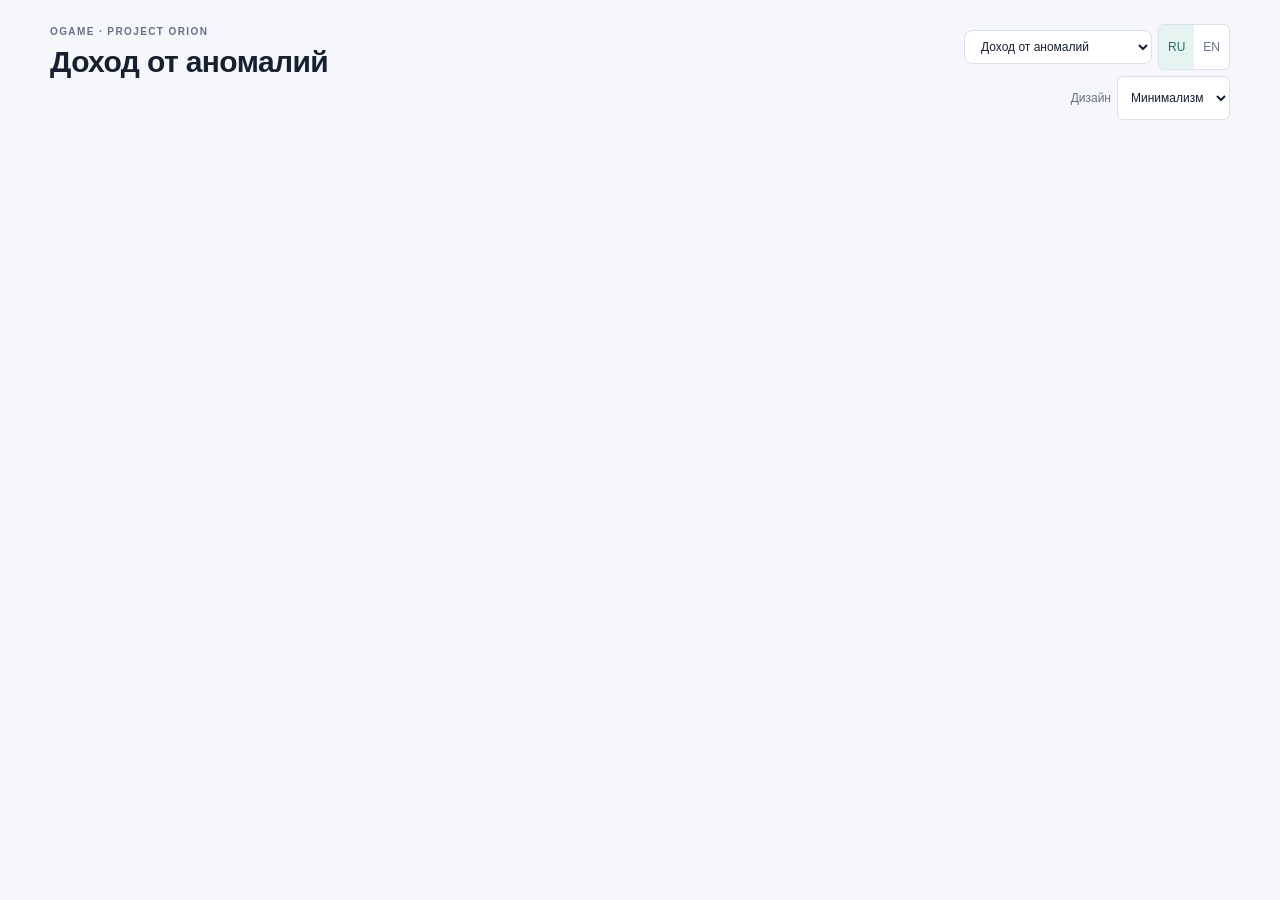
<file: index.html>
<!doctype html>
<html lang="ru" data-theme="minimal">
<head>
  <meta charset="utf-8">
  <meta name="viewport" content="width=device-width,initial-scale=1">
  <title>Доход от аномалий — OGame</title>
  <meta name="description" content="OGame Orion calendar-day income, session duration, lithium cashback and refill cycles. RU/EN. Experimental model based on 1,998 anomalies.">
  <link rel="stylesheet" href="styles.css">
  <link rel="stylesheet" href="rewards.css?v=12">
  <script defer src="shared/planner-costs.js"></script>
  <script defer src="https://zikunow.github.io/ogame-orion-upgrade-planner/anomaly-sample.js"></script>
  <script defer src="shared/planner-core.js?v=class-auto-1"></script>
  <script defer src="core.js?v=class-auto-1"></script>
  <script defer src="rewards.js?v=class-auto-1"></script>
</head>
<body data-calculator="rewards">
  <main class="shell">
    <header class="hero">
      <div><p class="eyebrow">OGame · Project Orion</p><h1 id="title">Доход от аномалий</h1><p class="lede" id="intro"></p></div>
      <nav class="header-actions" aria-label="Language and design">
        <select id="calculatorSelect" class="calculator-picker" aria-label="Калькулятор">
          <option value="https://zikunow.github.io/ogame-orion-rewards-calculator/" id="navRewards" selected>Доход от аномалий</option>
          <option value="https://zikunow.github.io/ogame-orion-rewards-calculator/ias_for-dummies/" id="navSimple">Простой калькулятор</option>
          <option value="https://zikunow.github.io/ogame-orion-upgrade-planner/" id="navPlanner">Планировщик улучшений</option>
        </select>
        <div class="language-switch"><button type="button" id="langRu" aria-pressed="true">RU</button><button type="button" id="langEn" aria-pressed="false">EN</button></div>
        <label class="theme-control"><span id="themeLabel">Дизайн</span><select id="theme"><option value="minimal" id="minimal">Минимализм</option><option value="cosmic" id="cosmic">Космос</option></select></label>
      </nav>
    </header>
    <div id="form"></div>
    <p id="validation" class="validation" role="alert" hidden></p>
    
    <footer id="footer"></footer>
    <noscript>Для расчёта включите JavaScript. Enable JavaScript to use this calculator.</noscript>
  </main>
</body>
</html>
</file>
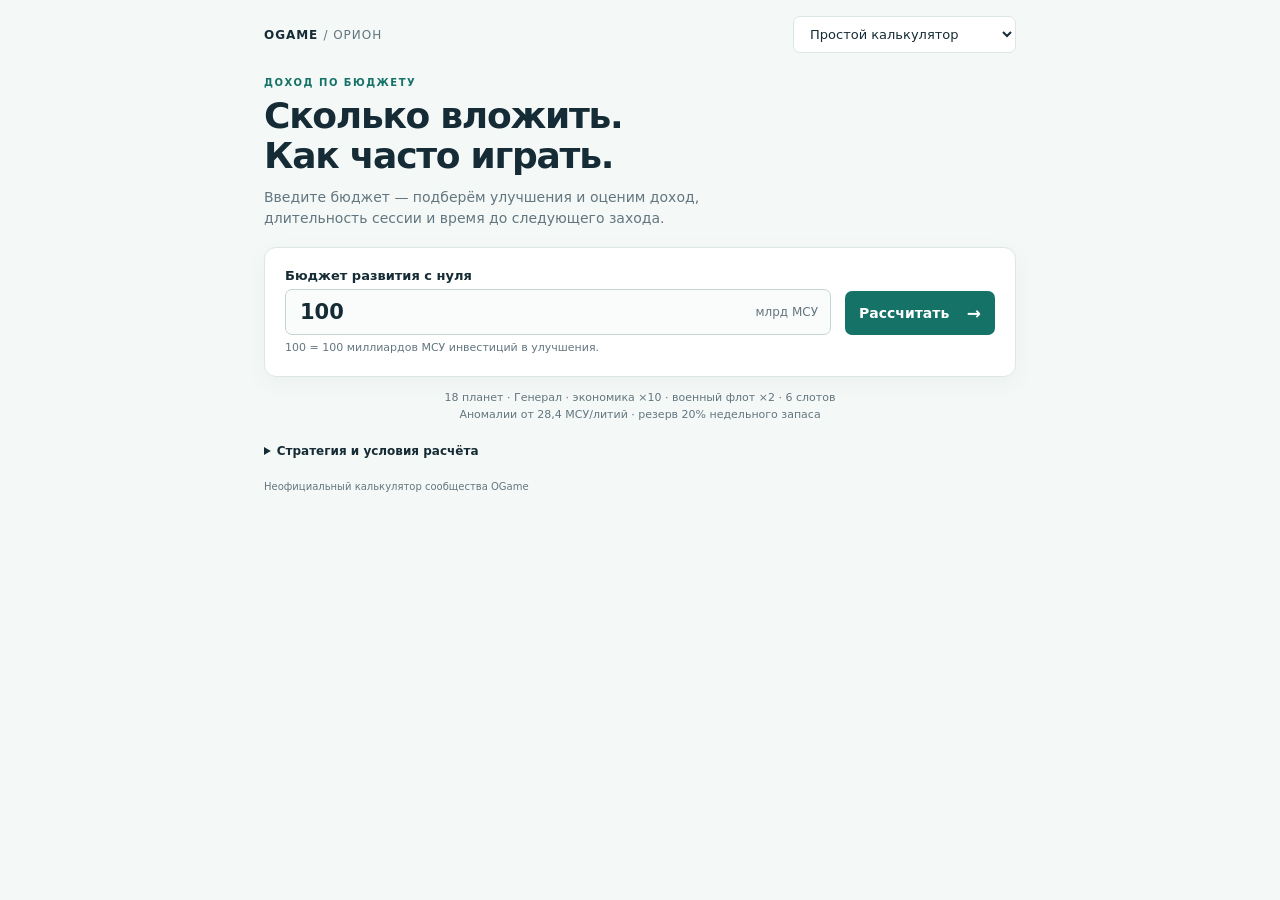
<file: ias_for-dummies/index.html>
<!doctype html>
<html lang="ru"><head>
<meta charset="utf-8"><meta name="viewport" content="width=device-width,initial-scale=1"><title>Орион — доход по бюджету вложений</title>
<meta name="description" content="Бюджет развития Ориона: доход МСУ в календарный день, часы сессии и периодичность заходов с учётом лития и кэшбэка.">
<link rel="stylesheet" href="simple.css?v=5">
<script defer src="../shared/planner-costs.js"></script><script defer src="https://zikunow.github.io/ogame-orion-upgrade-planner/anomaly-sample.js"></script><script defer src="../shared/planner-core.js"></script><script defer src="../core.js?v=7"></script><script defer src="simple-core.js?v=2"></script><script defer src="simple.js?v=6"></script>
</head><body><main>
<header><a class="brand" href="../">OGAME <span>/ ОРИОН</span></a><select id="calculatorSelect" class="calculator-picker" aria-label="Калькулятор">
<option value="https://zikunow.github.io/ogame-orion-rewards-calculator/">Награды Ориона</option>
<option value="https://zikunow.github.io/ogame-orion-rewards-calculator/ias_for-dummies/" selected>Простой калькулятор</option>
<option value="https://zikunow.github.io/ogame-orion-upgrade-planner/">Планировщик улучшений</option>
</select></header>
<section class="intro"><p class="eyebrow">ДОХОД ПО БЮДЖЕТУ</p><h1>Сколько вложить.<br>Как часто играть.</h1><p class="lead">Введите бюджет — подберём улучшения и оценим доход,<br>длительность сессии и время до следующего захода.</p></section>
<section class="calculator" aria-label="Расчёт дохода"><form id="simpleForm" novalidate><div class="fields"><label for="budget"><span>Бюджет развития с нуля</span><div class="input-unit"><input id="budget" name="budget" type="number" inputmode="decimal" min="0" max="9000000" step="any" value="100" required aria-describedby="budgetHelp"><span>млрд МСУ</span></div><small id="budgetHelp">100 = 100 миллиардов МСУ инвестиций в улучшения.</small></label></div><button type="submit" id="calculate">Рассчитать <span aria-hidden="true">→</span></button><p id="error" class="error" role="alert" hidden></p><p id="pending" class="pending" role="status" hidden>Бюджет изменён. Нажмите «Рассчитать».</p></form><div id="output" aria-live="polite"></div></section>
<p class="assumptions">18 планет · Генерал · экономика ×10 · военный флот ×2 · 6 слотов<br>Аномалии от 28,4 МСУ/литий · резерв 20% недельного запаса</p>
<details class="explanation"><summary>Стратегия и условия расчёта</summary>
<p>Накапливаем недельный запас лития, выбираем подходящие аномалии и летаем до остатка около 20%. Затем ждём полного пополнения. Доход в день учитывает и полёты, и ожидание.</p>
<p>Подбираем тарелки, T18, литиевое здание и общий уровень трёх ресурсных зданий на всех планетах. Максимизируем устойчивый ресурсный доход в пределах бюджета среди этих конфигураций. Для готового аккаунта используйте полный калькулятор.</p>
<p>Средний кэшбэк = 5% × (1 + бонус литиевого здания). Это рабочее допущение: точная формула патча не подтверждена. Сканы оплачиваются полностью.</p>
<p>Опыт ФЖ 100, усиление T18 зданием 7,5%, здание скидки исследований 25. Стоимость поддержки ФЖ, открытия слотов и результатов скана не включена. Используются 333 скана от 30.10.2026; награды и цены масштабируются по производству лития. Опорные множители Генерала 1,5 / 2 приняты как в исходном анализе; дополнительное усиление в исходных сканах отдельно не зафиксировано.</p>
<p>МСУ = металл + 1,5 × кристалл + 3 × дейтерий. Доход до топлива, потерь и стоимости конвертации лития. Корабли и другие призы не оценены. Часы сессии — оценка без дополнительного возврата флота, ручных действий и сна.</p></details>
<footer>Неофициальный калькулятор сообщества OGame</footer><noscript>Для расчёта включите JavaScript.</noscript></main></body></html>
</file>
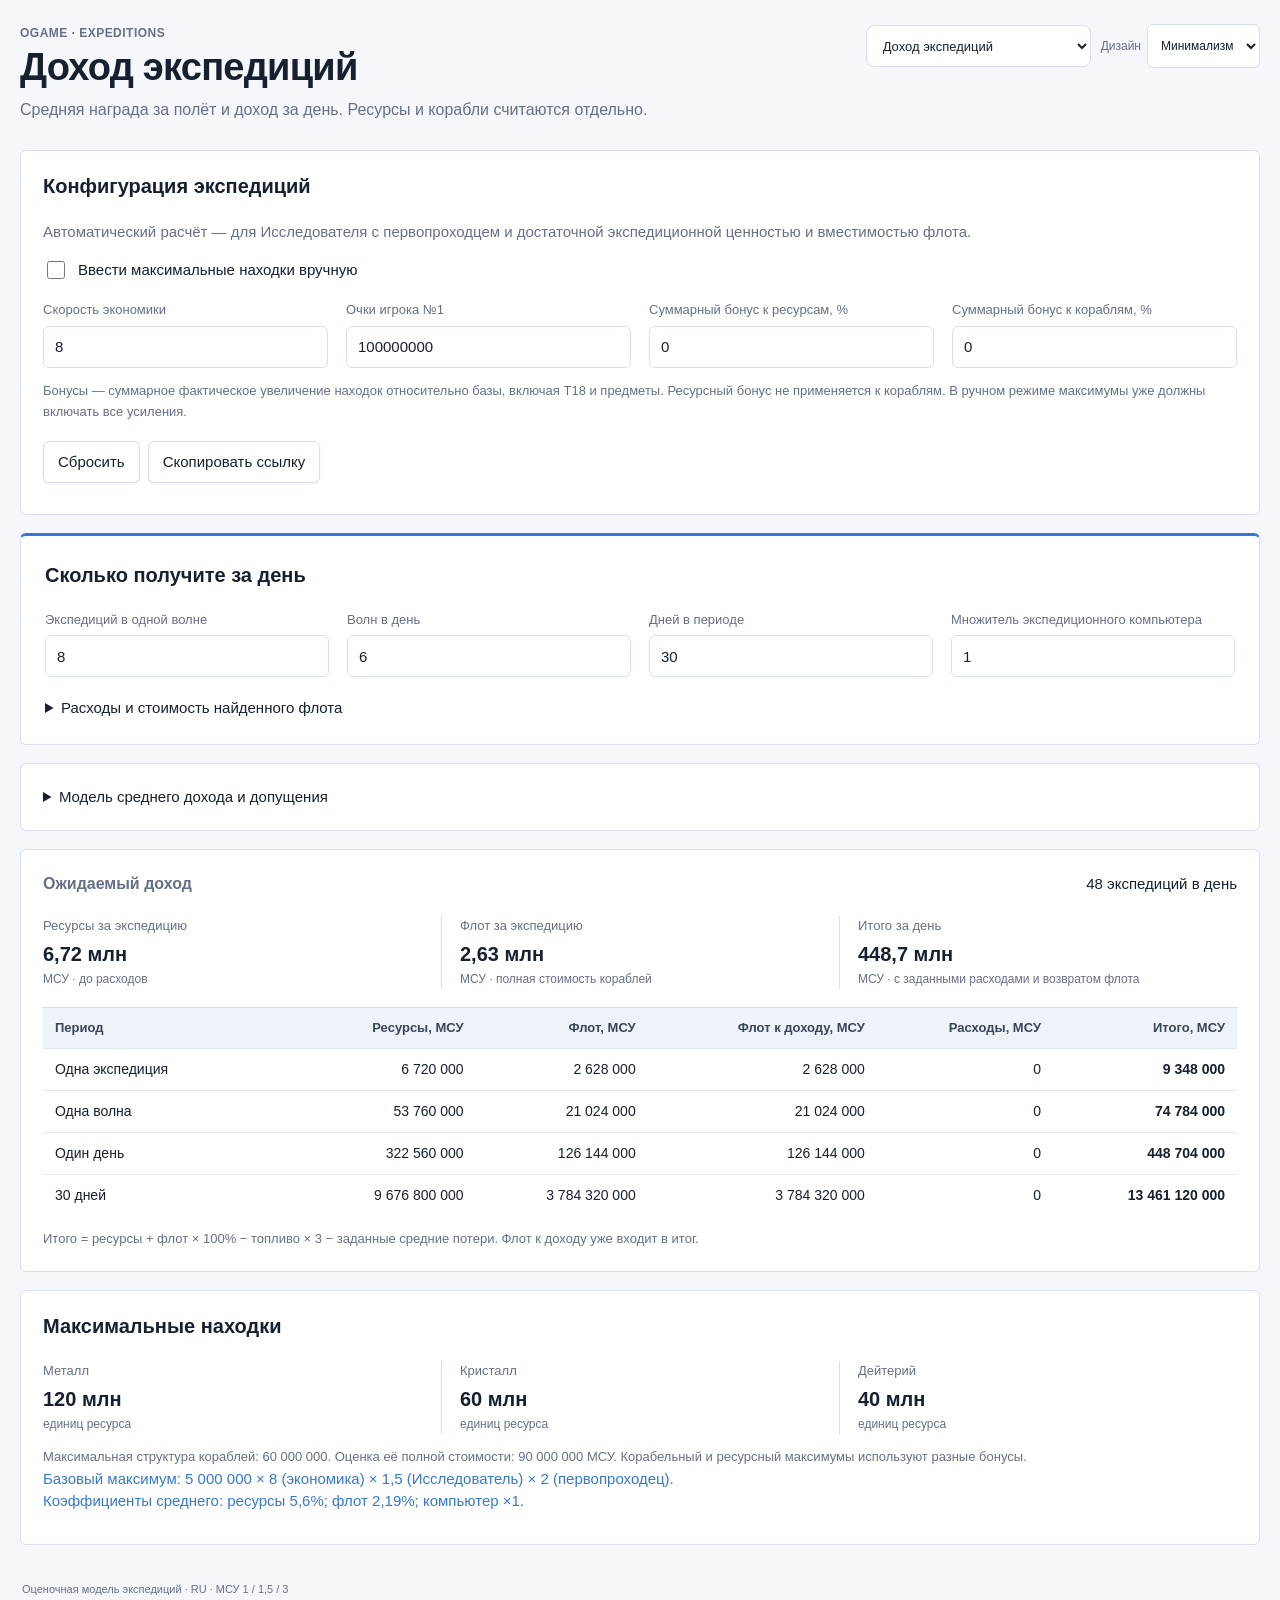
<file: expeditions.html>
<!doctype html>
<html lang="ru" data-theme="minimal"><head><meta charset="utf-8"><meta name="viewport" content="width=device-width,initial-scale=1"><title>Доход экспедиций — OGame</title><meta name="description" content="Средние награды экспедиций OGame: ресурсы, флот, доход за день, топливо и потери."><link rel="stylesheet" href="styles.css"><link rel="stylesheet" href="rewards.css?v=5"><script defer src="expeditions-core.js"></script><script defer src="expeditions.js"></script><style>table{min-width:650px}.exp-actions{display:flex;gap:8px;flex-wrap:wrap;margin-top:18px}h3{margin:24px 0 12px}.exp-formula{overflow-wrap:anywhere;color:var(--accent)}.field-grid{margin-top:18px}a{color:var(--accent)}summary{cursor:pointer}#results .metrics{margin-top:0;border-top:0;padding-top:0}.checkbox{display:flex;gap:10px;align-items:center}.checkbox input{width:18px;height:18px}.exp-intro{margin-top:12px;color:var(--muted)}.metric small{font-size:12px}</style></head>
<body><main class="shell"><header class="hero"><div><p class="eyebrow">OGame · Expeditions</p><h1>Доход экспедиций</h1><p class="lede">Средняя награда за полёт и доход за день. Ресурсы и корабли считаются отдельно.</p></div><nav class="header-actions"><select id="calculatorSelect" class="calculator-picker" aria-label="Калькулятор"><option value="./">Награды Ориона</option><option value="expeditions.html" selected>Доход экспедиций</option><option value="ias_for-dummies/">Простой калькулятор Ориона</option><option value="https://zikunow.github.io/ogame-orion-upgrade-planner/">Планировщик улучшений</option></select><label class="theme-control">Дизайн <select id="theme"><option value="minimal">Минимализм</option><option value="cosmic">Космос</option></select></label></nav></header>
<form id="settings" novalidate><section class="panel account-panel"><h2>Конфигурация экспедиций</h2><p class="exp-intro">Автоматический расчёт — для Исследователя с первопроходцем и достаточной экспедиционной ценностью и вместимостью флота.</p><label class="checkbox"><input type="checkbox" id="manual" data-key="manual">Ввести максимальные находки вручную</label><div class="field-grid" id="automaticFields"></div><div class="field-grid" id="manualFields" hidden></div><p class="note">Бонусы — суммарное фактическое увеличение находок относительно базы, включая T18 и предметы. Ресурсный бонус не применяется к кораблям. В ручном режиме максимумы уже должны включать все усиления.</p><div class="exp-actions"><button class="secondary" type="button" id="reset">Сбросить</button><button class="secondary" type="button" id="share">Скопировать ссылку</button></div><p id="copyStatus" role="status"></p></section>
<section class="panel flight-panel"><h2>Сколько получите за день</h2><div id="activityFields" class="field-grid"></div><details style="margin-top:20px"><summary>Расходы и стоимость найденного флота</summary><div id="costFields" class="field-grid"></div><p class="note">Стоимость флота — его оценка в МСУ. Для дохода от утилизации задайте процент возврата. Топливо и ожидаемые потери задаются на один отправленный флот. При нулевых расходах результат показывает награды без вычета затрат.</p></details></section>
<section class="panel model-panel"><details><summary>Модель среднего дохода и допущения</summary><div class="field-grid"><label><span>Коэффициенты дохода</span><select id="model" data-key="model"><option value="0">5,6% ресурсы · 2,19% флот</option><option value="1">Расчёт из вероятностей</option></select></label></div><div id="probabilityFields" class="field-grid" hidden></div><p class="exp-formula">Eрес = Mрес × 0,056 × Kкомп<br>Eфлот = Mфлот × 0,0219 × Kкомп</p><p>Здесь Mрес — максимальная находка металла с ресурсными бонусами. Mфлот — эквивалентный максимум металла с корабельными бонусами; максимальная структура флота равна Mфлот / 2.</p><p>В расчёте из вероятностей: f = 0,9 × 0,15 + 0,09 × 0,38 + 0,01 × 0,755 = 0,17675. Eрес/Mрес = Pрес × f × 11/12. Eфлот/Mфлот = Pфлот × f × 0,5 × KМСУ.</p><p class="note">МСУ = металл + 1,5 × кристалл + 3 × дейтерий. Вероятности 34,5% / 16,5%, распределение размеров 90/9/1 и коэффициент флота 1,5 — допущения из обсуждения игроков, а не подтверждённые константы игры. Экспедиционный компьютер ×1,3 — приблизительный сценарий; по умолчанию выключен (×1). Дополнительный шанс успешного события от T18 автоматически не начисляется.</p><p class="note">Среднее относится ко всем отправленным экспедициям, включая пустые. Требуются неистощённая позиция и достаточный грузовой отсек. ТМ, предметы и доход от боёв не учитываются.</p><p><a href="https://board.ru.ogame.gameforge.com/index.php?thread/108739/&amp;pageNo=22">Обсуждение · страница 22</a> · <a href="https://board.ru.ogame.gameforge.com/index.php?thread/108739/&amp;pageNo=23">Расчёты GhostR1der · страница 23</a> · <a href="https://board.en.ogame.gameforge.com/index.php?thread/849973-expedition-questions/">Лимиты находок · EN</a></p></details></section></form>
<p id="validation" class="validation" role="alert" hidden>Проверьте поля: нужны конечные неотрицательные значения; слоты, волны и дни — целые числа от 1. Вероятности в сумме не больше 100%, возврат флота — до 100%.</p><section id="results" aria-live="polite"></section><footer>Оценочная модель экспедиций · RU · МСУ 1 / 1,5 / 3</footer><noscript>Для расчёта включите JavaScript.</noscript></main></body></html>
</file>
<file: styles.css>
:root {
  color-scheme: dark;
  --bg: #071019;
  --panel: #0d1a25;
  --panel-2: #102230;
  --line: #1e3a4d;
  --text: #e7f1f7;
  --muted: #8fa6b5;
  --accent: #65c6ff;
  --accent-2: #8fe3b0;
  --warning: #ffb86b;
  --danger: #ff7d7d;
  --shadow: 0 18px 60px rgba(0,0,0,.28);
}

* { box-sizing: border-box; }
.calculator-tabs { display: flex; gap: 8px; flex-wrap: wrap; margin-bottom: 18px; }
.calculator-tabs a { color: var(--text); text-decoration: none; padding: 8px 12px; border: 1px solid var(--line); border-radius: 6px; }
.calculator-tabs a:hover { border-color: var(--accent); }
.calculator-tabs a[aria-current="page"] { border-color: var(--accent); color: var(--accent); background: var(--panel); }
.resource-model { padding: 14px 16px; margin-top: 16px; }
.resource-model label { display: flex; gap: 10px; align-items: center; }
.resource-model input { width: 18px; height: 18px; accent-color: var(--accent); }
.resource-model p { margin: 8px 0; color: var(--muted); font-size: 13px; }
.resource-model a { color: var(--accent); font-size: 13px; }
.resource-controls select { width: 100%; height: 48px; border: 1px solid var(--line); border-radius: 6px; padding: 0 10px; background: var(--panel); color: var(--text); font: inherit; }
html { background: var(--bg); }
body {
  margin: 0;
  min-width: 320px;
  background:
    radial-gradient(circle at 15% 0%, rgba(51,130,170,.18), transparent 30rem),
    linear-gradient(180deg, #08131d 0%, var(--bg) 42rem);
  color: var(--text);
  font: 15px/1.5 Inter, ui-sans-serif, system-ui, -apple-system, BlinkMacSystemFont, "Segoe UI", sans-serif;
}

button, input { font: inherit; }

.shell {
  width: min(1500px, calc(100% - 32px));
  margin: 0 auto;
  padding: 44px 0 36px;
}

.hero {
  display: flex;
  align-items: flex-start;
  justify-content: space-between;
  gap: 24px;
  margin-bottom: 26px;
}

.eyebrow {
  margin: 0 0 6px;
  color: var(--accent);
  font-size: 12px;
  font-weight: 800;
  letter-spacing: .12em;
  text-transform: uppercase;
}

h1, h2, p { margin-top: 0; }
h1 {
  max-width: 880px;
  margin-bottom: 10px;
  font-size: clamp(32px, 5vw, 58px);
  line-height: 1.02;
  letter-spacing: -.045em;
}
h2 {
  margin-bottom: 0;
  font-size: 22px;
  letter-spacing: -.02em;
}

.lede {
  max-width: 760px;
  margin-bottom: 0;
  color: var(--muted);
  font-size: 17px;
}

.github-link, .secondary {
  border: 1px solid var(--line);
  border-radius: 10px;
  background: rgba(255,255,255,.025);
  color: var(--text);
  text-decoration: none;
  transition: .18s ease;
}
.github-link {
  flex: 0 0 auto;
  padding: 10px 13px;
}
.github-link:hover, .secondary:hover {
  border-color: #3b6a85;
  background: rgba(101,198,255,.07);
}

.panel {
  border: 1px solid var(--line);
  border-radius: 16px;
  background: linear-gradient(180deg, rgba(16,34,48,.94), rgba(10,24,34,.94));
  box-shadow: var(--shadow);
}

.controls {
  display: grid;
  grid-template-columns: repeat(3, minmax(140px, .75fr)) minmax(300px, 1.5fr) auto;
  gap: 14px;
  align-items: end;
  padding: 16px;
}

.controls > label > span,
.ratio legend,
.ratio label span {
  display: block;
  margin-bottom: 6px;
  color: var(--muted);
  font-size: 12px;
  font-weight: 700;
}

input {
  width: 100%;
  height: 42px;
  border: 1px solid #26465b;
  border-radius: 9px;
  outline: none;
  background: #081620;
  color: var(--text);
  padding: 0 11px;
}
input:focus {
  border-color: var(--accent);
  box-shadow: 0 0 0 3px rgba(101,198,255,.10);
}

.ratio {
  min-width: 0;
  margin: 0;
  border: 0;
  padding: 0;
}
.ratio-inputs {
  display: grid;
  grid-template-columns: 1fr auto 1fr auto 1fr;
  gap: 8px;
  align-items: end;
}
.ratio-inputs > span {
  padding-bottom: 10px;
  color: var(--muted);
}
.ratio label span { margin-bottom: 3px; }
.ratio input { height: 42px; }

.secondary {
  height: 42px;
  cursor: pointer;
  padding: 0 14px;
  white-space: nowrap;
}

.validation {
  margin: 12px 0 0;
  border: 1px solid rgba(255,125,125,.35);
  border-radius: 10px;
  background: rgba(255,125,125,.08);
  color: #ffd2d2;
  padding: 10px 12px;
}

.summary-grid {
  display: grid;
  grid-template-columns: repeat(4, 1fr);
  gap: 14px;
  margin: 14px 0;
}

.stat {
  min-width: 0;
  border: 1px solid var(--line);
  border-radius: 14px;
  background: rgba(13,26,37,.88);
  padding: 16px;
}
.stat span, .stat small {
  display: block;
  color: var(--muted);
}
.stat span {
  margin-bottom: 8px;
  font-size: 12px;
  font-weight: 800;
  letter-spacing: .06em;
  text-transform: uppercase;
}
.stat strong {
  display: block;
  overflow: hidden;
  margin-bottom: 4px;
  color: var(--accent-2);
  font-size: clamp(22px, 3vw, 32px);
  line-height: 1.15;
  text-overflow: ellipsis;
  white-space: nowrap;
}
.stat small { font-size: 12px; }

.table-panel { overflow: hidden; }
.section-head {
  display: flex;
  align-items: end;
  justify-content: space-between;
  gap: 24px;
  padding: 18px 18px 14px;
}
.section-head p:last-child {
  max-width: 520px;
  margin: 0;
  color: var(--muted);
  text-align: right;
  font-size: 13px;
}

.table-wrap {
  overflow: auto;
  border-top: 1px solid var(--line);
}
table {
  width: 100%;
  min-width: 1180px;
  border-collapse: collapse;
  font-variant-numeric: tabular-nums;
}
th, td {
  border-bottom: 1px solid rgba(39,72,92,.6);
  padding: 12px 13px;
  text-align: right;
  white-space: nowrap;
}
th:first-child, td:first-child { text-align: left; }
th {
  position: sticky;
  top: 0;
  z-index: 1;
  background: #0d1b26;
  color: #b8cbd6;
  font-size: 11px;
  letter-spacing: .045em;
  text-transform: uppercase;
}
th span {
  color: #708a99;
  font-size: 10px;
  font-weight: 600;
}
tbody tr:hover { background: rgba(101,198,255,.035); }
tbody tr:last-child td { border-bottom: 0; }
td strong { color: var(--text); }
td .sub {
  display: block;
  margin-top: 3px;
  color: #738b99;
  font-size: 10px;
}
.positive { color: var(--accent-2); }
.cost { color: #d9e9f2; }

.formulas {
  display: grid;
  grid-template-columns: 230px 1fr;
  gap: 18px 28px;
  margin-top: 14px;
  padding: 18px;
}
.formula-grid {
  display: grid;
  grid-template-columns: repeat(3, minmax(0, 1fr));
  gap: 12px;
}
.formula-grid > div {
  min-width: 0;
  border: 1px solid rgba(39,72,92,.75);
  border-radius: 11px;
  background: rgba(6,17,25,.35);
  padding: 13px;
}
.formula-grid span,
.formula-grid small {
  display: block;
  color: var(--muted);
  font-size: 11px;
}
.formula-grid code {
  display: block;
  overflow-x: auto;
  margin: 7px 0;
  color: #d8f3ff;
  font-size: 13px;
  white-space: nowrap;
}
.note {
  grid-column: 2;
  margin: 0;
  color: var(--warning);
  font-size: 12px;
}

footer {
  display: flex;
  justify-content: space-between;
  gap: 20px;
  padding: 18px 2px 0;
  color: #66808f;
  font-size: 11px;
}

@media (max-width: 1050px) {
  .controls { grid-template-columns: repeat(3, 1fr); }
  .ratio { grid-column: span 2; }
  .summary-grid { grid-template-columns: repeat(2, 1fr); }
  .formulas { grid-template-columns: 1fr; }
  .note { grid-column: 1; }
}

@media (max-width: 680px) {
  .shell { width: min(100% - 20px, 1500px); padding-top: 24px; }
  .hero { display: block; }
  .github-link { display: inline-block; margin-top: 18px; }
  .controls { grid-template-columns: 1fr 1fr; }
  .controls > label:first-child { grid-column: 1 / -1; }
  .ratio { grid-column: 1 / -1; }
  .secondary { grid-column: 1 / -1; }
  .summary-grid { grid-template-columns: 1fr; }
  .section-head { align-items: flex-start; flex-direction: column; }
  .section-head p:last-child { text-align: left; }
  .formula-grid { grid-template-columns: 1fr; }
  footer { flex-direction: column; }
}


.resource-totals { color: var(--text); overflow-wrap: anywhere; font-variant-numeric: tabular-nums; }
.table-hint { padding: 0 18px; color: var(--muted); font-size: 12px; }
button:focus-visible, a:focus-visible, .table-wrap:focus-visible { outline: 2px solid var(--accent); outline-offset: 3px; }
button:disabled { opacity: .5; cursor: default; }
.stat small { overflow-wrap: anywhere; }
@media (min-width: 1051px) and (max-width: 1250px) { .controls { grid-template-columns: repeat(3, 1fr); } .ratio { grid-column: span 2; } }

.header-actions { display: flex; flex: 0 0 auto; align-items: center; gap: 10px; }
.language-switch { display: flex; border: 1px solid var(--line); border-radius: 10px; overflow: hidden; }
.language-switch button { border: 0; background: transparent; color: var(--muted); padding: 10px; cursor: pointer; min-height: 44px; }
.language-switch button[aria-pressed="true"] { background: rgba(101,198,255,.15); color: var(--accent); }
@media (max-width: 680px) { .header-actions { margin-top: 18px; } .header-actions .github-link { margin-top: 0; } }

.gain-charts { margin: 18px 0; }
.chart-grid { display: grid; grid-template-columns: repeat(2, minmax(0,1fr)); gap: 14px; }
.chart-card { padding: 18px; min-width: 0; }
.chart-card h2 { font-size: 19px; }
.chart-description, .chart-note, .chart-readout { color: var(--muted); font-size: 12px; }
.chart-description { margin: 8px 0 0; min-height: 36px; }
.chart-card svg { display: block; width: 100%; height: auto; max-height: 340px; margin-top: 6px; overflow: visible; }
.chart-tick, .chart-axis-label { fill: var(--muted); font: 14px system-ui, sans-serif; }
.chart-grid-line { stroke: var(--line); stroke-width: 1; }
.chart-line { fill: none; stroke: var(--accent); stroke-width: 2.5; }
.chart-point { fill: var(--accent); stroke: var(--panel); stroke-width: 1.5; cursor: pointer; }
.chart-point:hover, .chart-point:focus { fill: var(--accent-2); stroke: var(--accent-2); outline: none; stroke-width: 5; }
.chart-insight { color: var(--accent-2); font-size: 14px; margin: 8px 0; overflow-wrap: anywhere; }
.chart-readout { margin-bottom: 0; min-height: 36px; }
.chart-note { margin: 10px 0 0; }
@media (max-width: 900px) { .chart-grid { grid-template-columns: 1fr; } }

.theme-control { display: flex; align-items: center; gap: 6px; color: var(--muted); font-size: 12px; white-space: nowrap; }
.theme-control select { min-height: 44px; max-width: 145px; border: 1px solid var(--line); border-radius: 6px; background: var(--panel); color: var(--text); padding: 0 9px; font: inherit; }
.theme-control select:focus-visible { outline: 2px solid var(--accent); outline-offset: 2px; }
@media (max-width: 1050px) { .hero { flex-direction: column; } .header-actions { flex-wrap: wrap; } }
@media (max-width: 680px) { .header-actions { gap: 8px; } .theme-control { gap: 4px; } .theme-control select { max-width: 122px; } }

html[data-theme="minimal"] {
  color-scheme: light;
  --bg: #f5f7fb;
  --panel: #ffffff;
  --panel-2: #eef3f9;
  --line: #d9e0ec;
  --text: #16202f;
  --muted: #667085;
  --accent: #3478d5;
  --accent-2: #246f63;
  --warning: #74531d;
  --danger: #b42318;
  --shadow: none;
}
html[data-theme="minimal"] body { background: var(--bg); font-family: Inter, "Segoe UI", Arial, sans-serif; }
html[data-theme="minimal"] .shell { padding-top: 24px; }
html[data-theme="minimal"] h1 { font-size: clamp(28px, 3vw, 38px); line-height: 1.05; letter-spacing: -.02em; font-weight: 700; }
html[data-theme="minimal"] h2 { font-size: 20px; letter-spacing: 0; }
html[data-theme="minimal"] .eyebrow { font-weight: 600; letter-spacing: .04em; color: var(--muted); }
html[data-theme="minimal"] .lede { font-size: 16px; max-width: 850px; }
html[data-theme="minimal"] .hero { margin-bottom: 20px; }
html[data-theme="minimal"] .panel { background: #fff; border-radius: 6px; box-shadow: none; }
html[data-theme="minimal"] .controls { background: transparent; border: 0; padding: 0 0 8px; box-shadow: none; }
html[data-theme="minimal"] .controls > label > span,
html[data-theme="minimal"] .ratio legend,
html[data-theme="minimal"] .ratio label span { font-weight: 400; }
html[data-theme="minimal"] input { background: #fff; color: var(--text); border-color: var(--line); border-radius: 6px; box-shadow: none; }
html[data-theme="minimal"] input:focus { border-color: var(--accent); box-shadow: 0 0 0 2px rgba(52,120,213,.12); }
html[data-theme="minimal"] .github-link,
html[data-theme="minimal"] .secondary { background: #fff; border-color: var(--line); border-radius: 6px; box-shadow: 0 1px 2px rgba(22,32,47,.08); }
html[data-theme="minimal"] .github-link:hover,
html[data-theme="minimal"] .secondary:hover { border-color: #b5c2d5; background: #eef3f9; }
html[data-theme="minimal"] .language-switch { background: #fff; border-radius: 6px; }
html[data-theme="minimal"] .language-switch button[aria-pressed="true"] { background: #e7f3f0; color: #246f63; }
html[data-theme="minimal"] .stat { background: #fff; border-radius: 6px; padding: 14px; }
html[data-theme="minimal"] .stat span { font-weight: 600; letter-spacing: 0; text-transform: none; }
html[data-theme="minimal"] .stat strong { font-size: 28px; font-weight: 700; }
html[data-theme="minimal"] th { background: #eef3f9; color: #3a4556; text-transform: none; letter-spacing: 0; font-size: 13px; }
html[data-theme="minimal"] th span { color: var(--muted); font-size: 11px; }
html[data-theme="minimal"] td { font-size: 14px; }
html[data-theme="minimal"] th,
html[data-theme="minimal"] td { padding: 10px 12px; border-bottom-color: #e4e7ec; }
html[data-theme="minimal"] td .sub { color: var(--muted); font-size: 11px; }
html[data-theme="minimal"] tbody tr:hover { background: #f5f7fb; }
html[data-theme="minimal"] .cost { color: var(--text); }
html[data-theme="minimal"] .formula-grid > div { background: #f8fafc; border-color: var(--line); border-radius: 6px; }
html[data-theme="minimal"] .formula-grid code { color: #3a4556; }
html[data-theme="minimal"] .validation { background: #fff1f0; border-color: #f3b8b3; color: #b42318; border-radius: 6px; }
html[data-theme="minimal"] footer { color: var(--muted); }
html[data-theme="minimal"] .chart-card h2 { font-size: 18px; }
html[data-theme="minimal"] .chart-grid-line { stroke: #e4e7ec; }

.efficiency-card { grid-column: 1 / -1; }
.efficiency-card svg { max-width: 700px; max-height: none; margin-left: auto; margin-right: auto; }
.efficiency-card .chart-description { min-height: 0; }

/* Secondary settings and charts stay out of the main calculation flow. */
.controls { grid-template-columns: repeat(3, minmax(0, 1fr)) auto; }
.resource-controls { grid-template-columns: repeat(3, minmax(0, 1fr)); }
.shared-tech-controls { grid-template-columns: minmax(140px, 1fr) minmax(160px, 2fr) auto auto; align-items: end; }
.shared-tech-controls p { color: var(--muted); margin: 0; align-self: center; }
.technology-block { margin-top: 26px; padding-top: 22px; border-top: 1px solid var(--line); }
body[data-calculator="resources"] [hidden] { display: none !important; }
.technology-table { margin-top: 12px; }
.technology-table > summary { padding: 16px 20px; cursor: pointer; font-weight: 600; }
.technology-table .table-open { display: none; }
.technology-table[open] .table-open { display: inline; }
.technology-table[open] .table-closed { display: none; }
.combined-summary { margin-top: 28px; padding: 22px; }
.combined-summary h2 { margin: 0 0 18px; }
.combined-summary .summary-grid { grid-template-columns: repeat(auto-fit, minmax(min(220px, 100%), 1fr)); }
.combined-gain { display: flex; align-items: baseline; justify-content: space-between; gap: 12px; margin: 8px 0; }
.combined-gain strong { font-size: 22px; }
.technology-heading { gap: 12px; margin-bottom: 18px; }
.technology-heading h2 { font-size: 20px; margin: 0; }
.header-actions .calculator-tabs { margin: 0; gap: 0; flex-wrap: nowrap; }
.header-calculators a { background: var(--panel); white-space: nowrap; font-size: 13px; padding: 10px 12px; }
.header-calculators a:first-child { border-radius: 6px 0 0 6px; }
.header-calculators a:last-child { border-radius: 0 6px 6px 0; margin-left: -1px; }
.header-actions { flex: 0 1 auto; flex-wrap: wrap; max-width: 100%; justify-content: flex-end; }
.hero > div { min-width: 0; }
.technology-empty { min-height: 300px; display: flex; flex-direction: column; align-items: center; justify-content: center; text-align: center; padding: 36px 18px; color: var(--muted); }
.technology-empty h2 { color: var(--text); font-size: 20px; margin: 0 0 8px; }
.technology-empty p { margin: 0; max-width: 480px; }
@media (max-width: 1250px) { .hero { flex-direction: column; } .header-actions { justify-content: flex-start; } }
.technology-heading .remove-technology { flex-shrink: 0; }
.building-info { color: var(--muted); font-size: 13px; }
@media (max-width: 700px) {
  .shared-tech-controls { grid-template-columns: 1fr 1fr; }
  .shared-tech-controls p { grid-column: 1 / -1; }
  .technology-heading { align-items: flex-start; }
  .technology-heading h2 { font-size: 18px; }
}
@media (max-width: 400px) {
  .shared-tech-controls, .resource-controls { grid-template-columns: 1fr; }
  .technology-heading { flex-wrap: wrap; }
}
.ratio-menu { position: relative; }
.ratio-menu:not([open]) .ratio-popover { display: none; }
.ratio-menu summary, .charts-panel summary { cursor: pointer; list-style: none; }
.ratio-menu summary::-webkit-details-marker, .charts-panel summary::-webkit-details-marker { display: none; }
.ratio-menu summary { padding: 10px 13px; border: 1px solid var(--line); border-radius: 8px; background: var(--panel); white-space: nowrap; }
.ratio-menu summary::after { content: " ▾"; }
.ratio-menu[open] summary::after { content: " ▴"; }
#ratioValue { color: var(--muted); margin-left: 5px; }
.ratio-popover { position: absolute; top: calc(100% + 8px); right: 0; width: 310px; padding: 16px; z-index: 10; background: #102230; border: 1px solid var(--line); border-radius: 8px; box-shadow: 0 8px 24px rgba(0,0,0,.16); }
.ratio-popover p { margin: 12px 0 0; color: var(--muted); font-size: 12px; }
html[data-theme="minimal"] .ratio-popover { background: #fff; }
.charts-panel { margin: 16px 0 22px; }
.charts-panel > summary { display: flex; align-items: center; gap: 12px; padding: 16px; font-weight: 600; }
.charts-panel > summary::before { content: "+"; color: var(--accent); font-size: 20px; }
.charts-panel[open] > summary::before { content: "−"; }
.charts-caption { margin-left: auto; font-size: 12px; font-weight: 400; color: var(--muted); }
.charts-open, .charts-panel[open] .charts-closed { display: none; }
.charts-panel[open] .charts-open { display: inline; }
.charts-panel .gain-charts { margin: 0; padding: 0 14px 14px; }
.ratio-menu summary:focus-visible, .charts-panel summary:focus-visible { outline: 2px solid var(--accent); outline-offset: 3px; }
@media (max-width: 700px) {
  .controls { grid-template-columns: repeat(2, minmax(0, 1fr)); }
  .header-actions { position: relative; width: 100%; }
  .ratio-menu { position: static; }
  .ratio-popover { left: 0; right: auto; width: min(310px, calc(100vw - 32px)); }
  .charts-caption { display: none; }
}
@media (max-width: 400px) { .controls { grid-template-columns: 1fr; } }
/* General T18 shares both designs with the existing calculators. */
.header-calculators a { border-radius: 0; margin-left: -1px; }
.header-calculators a:first-child { margin-left: 0; }
.general-controls { grid-template-columns: repeat(3, minmax(0, 1fr)); align-items: start; margin-bottom: 16px; }
.general-controls select { width: 100%; height: 42px; border: 1px solid var(--line); border-radius: 6px; padding: 0 10px; background: var(--panel); color: var(--text); font: inherit; }
.general-controls small { display: block; color: var(--muted); margin-top: 6px; }
.general-discount { padding: 20px; margin-bottom: 16px; }
.general-discount > strong { font-size: 24px; margin: 0 16px; }
.general-discount small { color: var(--muted); overflow-wrap: anywhere; }
.check-label { display: flex; gap: 10px; align-items: center; margin-top: 16px; }
.check-label input { width: 18px; height: 18px; flex: 0 0 18px; }
#buildingCostInfo { margin-top: 12px; }
.general-modifiers { margin-bottom: 20px; padding: 16px 20px; }
.general-modifiers > summary { cursor: pointer; }
.general-modifiers .controls { margin-top: 16px; }
.general-modifiers:not([open]) .controls { display: none; }
body[data-calculator="general"] .formula-grid code { white-space: normal; overflow-wrap: anywhere; }
body[data-calculator="general"] .stat small { overflow-wrap: anywhere; }
@media (max-width: 700px) { .general-controls { grid-template-columns: 1fr; } .general-discount > small { display: block; margin-top: 6px; } }

.general-upgrade-controls { grid-template-columns: repeat(3, minmax(0, 1fr)) auto; align-items: end; }
@media (min-width: 701px) and (max-width: 1100px) {
  .general-controls > label > span { min-height: 36px; }
  .general-upgrade-controls { grid-template-columns: repeat(2, minmax(0, 1fr)); }
}
@media (max-width: 700px) {
  .general-upgrade-controls { grid-template-columns: 1fr; }
  .general-upgrade-controls .secondary { grid-column: auto; }
}
</file>
<file: rewards.css>
[hidden] { display:none !important; }
.account-panel,.investment,.flight-panel,.daily-panel,.model-panel { padding:22px; margin:18px 0; }
.section-top { display:flex; align-items:center; justify-content:space-between; flex-wrap:wrap; gap:12px; margin-bottom:20px; }
.field-grid { display:grid; grid-template-columns:repeat(4,minmax(0,1fr)); gap:18px; }
.field-grid label > span { display:block; color:var(--muted); font-size:13px; margin-bottom:6px; }
.field-grid small { display:block; color:var(--muted); font-size:12px; margin-top:6px; }
.field-grid select { width:100%; height:42px; border:1px solid var(--line); border-radius:6px; background:var(--panel); color:var(--text); padding:0 10px; font:inherit; }
.field-grid input:disabled { opacity:.7; }
.field-grid select:focus-visible,button:focus-visible,summary:focus-visible { outline:2px solid var(--accent); outline-offset:3px; }
.metrics { display:grid; grid-template-columns:repeat(3,minmax(0,1fr)); gap:12px; padding:20px 0 0; margin-top:20px; border-top:1px solid var(--line); }
.metric { padding:14px 16px; border:1px solid var(--line); border-radius:8px; background:var(--panel-2); }
.metric span { display:block; color:var(--muted); font-size:13px; margin-bottom:6px; }
.metric b { display:block; color:var(--text); font-size:24px; font-weight:700; line-height:1.25; overflow-wrap:anywhere; }
.metric small { display:block; color:var(--muted); font-size:12px; margin-top:5px; }
.note { color:var(--muted); font-size:13px; margin:12px 0 0; }
.model-warning { border-left:3px solid var(--warning); padding:8px 12px; color:var(--text); font-size:13px; margin:14px 0; background:var(--panel-2); }
.investment-total { font-size:clamp(26px,4vw,38px); font-weight:700; color:var(--accent-2); letter-spacing:-.02em; }
.table-wrap { overflow-x:auto; margin-top:18px; }
table { width:100%; }
th,td { white-space:nowrap; }
td:first-child,th:first-child { white-space:normal; min-width:170px; }
td:not(:first-child),th:not(:first-child) { text-align:right; }
tfoot td { font-weight:700; border-top:2px solid var(--line); }
.rewards-summary { grid-template-columns:repeat(3,minmax(0,1fr)); }
.rewards-summary .stat strong { font-size:clamp(23px,2.4vw,34px); overflow-wrap:anywhere; overflow:visible; }
.toggle { display:flex; gap:10px; align-items:flex-start; margin-top:16px; }
.toggle input { width:18px; height:18px; flex:0 0 18px; margin:3px 0; accent-color:var(--accent); }
.toggle span { font-size:13px; }
.daily-grid { display:grid; grid-template-columns:repeat(2,minmax(0,1fr)); gap:18px; }
.balance { border:1px solid var(--line); border-radius:8px; padding:18px; background:var(--panel-2); }
.balance h3 { font-size:15px; margin:0 0 12px; }
.balance strong { display:block; font-size:clamp(25px,3vw,36px); color:var(--accent-2); overflow-wrap:anywhere; }
.ledger { display:grid; grid-template-columns:1fr auto; gap:10px; margin:16px 0; font-size:14px; }
.ledger dt { color:var(--muted); }
.ledger dd { margin:0; text-align:right; }
.negative { color:var(--danger) !important; }
html[data-theme="minimal"] .negative { color:#b42318 !important; }
html[data-theme="minimal"] select { background:#fff; }
.model-panel > summary { cursor:pointer; font-weight:600; }
.model-panel h3 { margin:20px 0 10px; }
.model-panel p,.model-panel li { font-size:14px; color:var(--muted); }
.model-panel pre { white-space:pre-wrap; overflow-wrap:anywhere; font-size:12px; background:var(--panel-2); padding:16px; border-radius:6px; }
a { color:var(--accent); }
.status { min-height:20px; font-size:13px; color:var(--muted); }
@media(max-width:1000px) { .field-grid { grid-template-columns:repeat(2,minmax(0,1fr)); } }
@media(max-width:680px) { .field-grid,.rewards-summary,.daily-grid { grid-template-columns:1fr; } .account-panel,.investment,.flight-panel,.daily-panel,.model-panel { padding:16px; } .ledger { font-size:12px; } }
@media(max-width:680px) { .metrics { grid-template-columns:1fr; } }

.settings-summary { display:flex; align-items:center; justify-content:space-between; gap:14px; cursor:pointer; list-style:none; }
.settings-summary::-webkit-details-marker { display:none; }
.settings-summary h2 { margin:0; }
.settings-summary > span { color:var(--accent); font-size:13px; white-space:nowrap; }
.settings-close::after { content:" −"; }
.settings-open::after { content:" +"; }
#accountSettings .settings-close { display:none; }
#accountSettings[open] .settings-close { display:inline; }
#accountSettings[open] .settings-open { display:none; }
.settings-actions { display:flex; justify-content:flex-end; gap:8px; flex-wrap:wrap; margin:18px 0; }
.settings-summary:focus-visible { outline:2px solid var(--accent); outline-offset:4px; border-radius:4px; }

.investment-body { margin-top:20px; }
.investment .investment-close { display:none; }
.investment[open] .investment-close { display:inline; }
.investment[open] .investment-open { display:none; }
.investment-close::after { content:" −"; }
.investment-open::after { content:" +"; }

.averages-panel { margin:24px 0; }
.averages-description { margin:7px 0 14px; }
.simulator-controls { grid-template-columns:minmax(170px,1fr) minmax(170px,1fr) auto; align-items:end; }
.simulator-controls small:empty { display:none; }
.calculate-button { height:42px; padding:0 28px; border:1px solid #246f63; border-radius:6px; background:#246f63; color:#fff; font:inherit; font-weight:600; cursor:pointer; }
.calculate-button:hover { background:#1b594f; }
.simulation-status { color:var(--muted); font-size:13px; margin:10px 0 0; }
.simulation-status:empty { display:none; }
@media(max-width:680px) { .simulator-controls { grid-template-columns:1fr; } .calculate-button { width:100%; } }


/* Task-focused rewards layout */
.shell { max-width:1240px; margin:0 auto; }
.hero { align-items:flex-start; gap:24px; padding-bottom:8px; }
.hero h1 { font-size:clamp(28px,3.5vw,42px); letter-spacing:-.035em; }
.hero .lede { margin-top:8px; }
.header-actions { gap:10px; }
.calculator-picker { max-width:260px; height:42px; padding:0 12px; border:1px solid var(--line); border-radius:8px; background:var(--panel); color:var(--text); font:inherit; font-size:13px; }
.calculator-picker:focus-visible { outline:2px solid var(--accent); outline-offset:3px; }
.panel { border-radius:12px; }
.account-panel { padding:20px 22px 16px; }
.account-summary { margin:7px 0 0; font-size:14px; line-height:1.6; color:var(--muted); font-weight:400; }
.settings-summary > div { min-width:0; }
.metrics { gap:0; padding-top:14px; margin-top:16px; }
.metric { padding:0 18px; border:0; border-radius:0; background:transparent; }
.metric:first-child { padding-left:0; }
.metric + .metric { border-left:1px solid var(--line); }
.metric b { font-size:20px; }
.metric small { display:inline; }
.status:empty { display:none; }
.flight-panel { padding:24px; border-top:3px solid var(--accent); }
.flight-panel .section-top { margin-bottom:18px; }
.simulator-controls { grid-template-columns: minmax(140px,210px) minmax(140px,210px) 1fr auto; gap:16px; }
.flight-count { align-self:center; margin:20px 0 0; color:var(--muted); font-size:14px; text-align:center; }
.calculate-button { border-radius:8px; }
.daily-panel { padding:0; margin:24px 0 0; border-top:1px solid var(--line); padding-top:22px; }
.daily-panel .section-top h2 { font-size:16px; color:var(--muted); }
.balance { padding:22px; border-radius:10px; }
.balance strong { font-size:clamp(27px,3vw,38px); letter-spacing:-.035em; }
.ledger { line-height:1.5; }
.rewards-summary { grid-template-columns:repeat(4,minmax(0,1fr)); gap:12px; }
.rewards-summary .stat { padding:18px; border-radius:10px; }
.rewards-summary .stat strong { font-size:clamp(22px,2.1vw,28px); letter-spacing:-.02em; }
.expense strong { color:var(--text) !important; }
html[data-theme="minimal"] .expense strong { color:#936019 !important; }
.investment-preview { display:block; margin-top:8px; font-size:24px; letter-spacing:-.025em; color:var(--text); }
.investment-total { font-size:20px; color:var(--text); }
.model-panel { background:transparent; }
.note { line-height:1.65; }
.settings-summary h2,.averages-panel h2,.flight-panel h2 { font-size:18px; }
html[data-theme="cosmic"] .flight-panel { box-shadow:0 0 30px rgba(0,180,190,.06); }
@media(max-width:1000px) {
  .hero { flex-wrap:wrap; }
  .header-actions { flex-wrap:wrap; }
  .simulator-controls { grid-template-columns:1fr 1fr auto; }
  .flight-count { grid-column:1 / 3; grid-row:2; text-align:left; margin:0; }
  .calculate-button { grid-column:3; grid-row:1; }
  .rewards-summary { grid-template-columns:repeat(2,minmax(0,1fr)); }
}
@media(max-width:680px) {
  .hero { gap:16px; }
  .header-actions { width:100%; }
  .calculator-picker { max-width:none; width:100%; }
  .account-panel,.flight-panel,.investment,.model-panel { padding:18px; }
  .settings-summary { align-items:flex-start; }
  .metrics { grid-template-columns:1fr; gap:12px; }
  .metric,.metric:first-child { padding:0; display:flex; align-items:baseline; justify-content:space-between; gap:12px; flex-wrap:wrap; }
  .metric + .metric { border-left:0; border-top:1px solid var(--line); padding-top:12px; }
  .metric span { margin:0; font-size:12px; }
  .metric b { font-size:18px; }
  .metric small { display:none; }
  .simulator-controls { grid-template-columns:1fr 1fr; gap:12px; }
  .flight-count { grid-column:1 / -1; grid-row:auto; }
  .calculate-button { grid-column:1 / -1; grid-row:auto; }
  .daily-panel { padding:18px 0 0; }
  .balance { padding:18px; }
  .ledger { grid-template-columns:minmax(0,1fr) auto; font-size:12px; gap:8px; }
  .rewards-summary { grid-template-columns:1fr; }
  .rewards-summary .stat { padding:16px; }
}
.flight-details { margin-top:14px; color:var(--muted); font-size:13px; }
.flight-details summary { cursor:pointer; width:fit-content; }
.flight-details .ledger { max-width:640px; padding:14px; border:1px solid var(--line); border-radius:8px; }
@media(max-width:680px) { .flight-details .ledger { grid-template-columns:1fr; } .flight-details dd { text-align:left; color:var(--text); } }

.auto-fit-control { margin-top:16px; padding:14px 16px; border:1px solid var(--line); border-radius:8px; background:var(--panel-2); }
.auto-fit-label { display:flex; align-items:center; gap:10px; cursor:pointer; font-weight:600; font-size:14px; }
.auto-fit-label input { width:18px; height:18px; margin:0; flex:0 0 18px; accent-color:var(--accent); }
.auto-fit-control .note { margin:7px 0 0 28px; font-size:12px; }
.auto-fit-status { margin:8px 0 0 28px; color:var(--accent); font-size:13px; line-height:1.6; }
.auto-fit-status:empty { display:none; }
.field-grid input:disabled { background:var(--panel-2); color:var(--muted); cursor:not-allowed; opacity:1; }
@media(max-width:680px) { .auto-fit-control { padding:12px; } .auto-fit-control .note,.auto-fit-status { margin-left:0; } }

.primary-settings { grid-template-columns:repeat(2,minmax(0,1fr)); align-items:start; gap:20px; }
.planet-setting,.scanner-setting { padding:18px; border-radius:10px; background:var(--panel-2); border:1px solid var(--line); }
.scanner-setting { border:2px solid var(--accent); padding:17px; }
.primary-settings .field-label { color:var(--text); font-weight:600; font-size:14px; }
.scanner-setting input[type="number"] { font-size:20px; font-weight:700; height:48px; border-color:var(--accent); }
.scanner-setting .auto-fit-control { padding:14px 0 0; border:0; border-radius:0; border-top:1px solid var(--line); margin-top:14px; background:transparent; }
.settings-group { margin-top:24px; padding-top:20px; border-top:1px solid var(--line); }
.settings-group h3 { margin:0 0 14px; font-size:14px; color:var(--text); }
.upgrade-settings { grid-template-columns:repeat(3,minmax(0,1fr)); }
.setting-field .field-label { display:flex; gap:8px; align-items:center; justify-content:space-between; }
.managed-badge { flex:0 0 auto; font-size:11px; font-weight:600; padding:3px 7px; border:1px solid var(--line); border-radius:5px; color:var(--accent); background:var(--panel-2); }
.managed-field { border:1px dashed var(--line); background:var(--panel-2); border-radius:8px; padding:12px; }
.managed-field input:disabled { border-style:dashed; background:var(--panel); }
.managed-notice { color:var(--muted); margin:-4px 0 14px; font-size:12px; line-height:1.6; }
@media(max-width:680px) { .primary-settings,.upgrade-settings { grid-template-columns:1fr; } .planet-setting,.scanner-setting { padding:14px; } .scanner-setting { padding:13px; } .settings-group { margin-top:20px; } }


.field-grid>label{min-width:0}.ledger dd{min-width:0;overflow-wrap:anywhere}.settings-extra{margin-top:20px}.settings-extra summary{cursor:pointer;margin-bottom:18px}.account-panel>h2,.flight-panel>h2{margin-bottom:20px}.settings-actions button{padding:10px 14px;border:1px solid var(--line);border-radius:6px;background:var(--panel);color:var(--text);font:inherit;cursor:pointer}.settings-actions{justify-content:flex-start}.stat{min-width:0}.stat small{display:block;line-height:1.5;margin-top:8px}

/* Three forecast cards replace the old four-reward layout. */
.summary-grid.rewards-summary{grid-template-columns:repeat(3,minmax(0,1fr))}.panel.daily-panel{padding:22px;margin:18px 0}@media(max-width:1000px){.summary-grid.rewards-summary{grid-template-columns:1fr}}@media(max-width:680px){.panel.daily-panel{padding:16px}}

.summary-grid.rewards-summary{grid-template-columns:repeat(4,minmax(0,1fr))}@media(max-width:1000px){.summary-grid.rewards-summary{grid-template-columns:repeat(2,minmax(0,1fr))}}@media(max-width:680px){.summary-grid.rewards-summary{grid-template-columns:1fr}}

.daily-panel > summary { cursor:pointer; font-size:18px; font-weight:600; }
.daily-panel[open] > summary { margin-bottom:20px; }

/* Compact income calculator; isolated from the other calculators. */
body[data-calculator="rewards"] { font-size:14px; }
body[data-calculator="rewards"] .shell { max-width:1180px; padding:24px 0; }
body[data-calculator="rewards"] .hero { margin-bottom:18px; gap:24px; padding:0; }
body[data-calculator="rewards"] .hero h1 { font-size:30px; line-height:1.15; margin-bottom:6px; }
body[data-calculator="rewards"] .eyebrow { font-size:10px; letter-spacing:.14em; }
body[data-calculator="rewards"] .lede { font-size:13px; max-width:550px; line-height:1.6; }
body[data-calculator="rewards"] .header-actions { gap:6px; max-width:400px; }
body[data-calculator="rewards"] .calculator-picker,
body[data-calculator="rewards"] .theme-control select { height:34px; font-size:12px; }
body[data-calculator="rewards"] .language-switch button { padding:6px 9px; font-size:12px; }
.setup-grid { display:grid; grid-template-columns:1.2fr 1fr; gap:16px; align-items:start; }
body[data-calculator="rewards"] .panel { border-radius:12px; box-shadow:0 3px 14px rgba(15,23,42,.025); }
body[data-calculator="rewards"] .account-panel,
body[data-calculator="rewards"] .flight-panel { padding:18px; margin:0; border-top:1px solid var(--line); }
body[data-calculator="rewards"] .account-panel>h2,
body[data-calculator="rewards"] .flight-panel>h2 { font-size:16px; margin-bottom:12px; }
.section-caption { font-size:12px; color:var(--muted); margin:-5px 0 14px; }
body[data-calculator="rewards"] .field-grid { grid-template-columns:repeat(3,minmax(0,1fr)); gap:12px; }
body[data-calculator="rewards"] .flight-panel .field-grid { grid-template-columns:repeat(2,minmax(0,1fr)); }
body[data-calculator="rewards"] .field-grid label>span { font-size:12px; margin-bottom:5px; line-height:1.4; }
body[data-calculator="rewards"] .field-grid input,
body[data-calculator="rewards"] .field-grid select { height:36px; border-radius:6px; padding:0 9px; font-size:14px; }
body[data-calculator="rewards"] .field-grid small { font-size:11px; margin-top:4px; }
body[data-calculator="rewards"] .settings-actions { gap:6px; margin:14px 0 8px; }
body[data-calculator="rewards"] .settings-actions button { padding:7px 10px; font-size:12px; }
body[data-calculator="rewards"] .settings-actions button:hover { border-color:var(--accent); }
body[data-calculator="rewards"] .settings-extra { border-top:1px solid var(--line); margin-top:12px; padding-top:12px; }
body[data-calculator="rewards"] .settings-extra summary { font-size:12px; margin-bottom:0; }
body[data-calculator="rewards"] .settings-extra[open] summary { margin-bottom:12px; }
.inline-help { margin:10px 0; font-size:12px; color:var(--muted); }
.inline-help summary { cursor:pointer; }
body[data-calculator="rewards"] .note { font-size:12px; line-height:1.6; margin-top:8px; }
body[data-calculator="rewards"] .calculate-button { height:36px; font-size:13px; padding:0 18px; margin-top:8px; }
.auto-note { display:block; color:var(--muted); font-size:11px; margin-top:7px; }
body[data-calculator="rewards"] .summary-grid.rewards-summary { grid-template-columns:repeat(4,minmax(0,1fr)); gap:12px; margin:16px 0; }
body[data-calculator="rewards"] .rewards-summary .stat { padding:16px; border-radius:10px; }
body[data-calculator="rewards"] .rewards-summary .stat:first-child { border-color:var(--accent); background:var(--panel-2); }
body[data-calculator="rewards"] .rewards-summary .stat span { font-size:12px; }
body[data-calculator="rewards"] .rewards-summary .stat strong { font-size:25px; line-height:1.3; font-variant-numeric:tabular-nums; margin-top:6px; }
body[data-calculator="rewards"] .stat small { font-size:11px; margin-top:6px; color:var(--muted); }
body[data-calculator="rewards"] .daily-panel,
body[data-calculator="rewards"] .investment,
body[data-calculator="rewards"] .model-panel { padding:13px 16px; margin:10px 0; }
body[data-calculator="rewards"] details>summary { cursor:pointer; }
body[data-calculator="rewards"] .daily-panel>summary,
body[data-calculator="rewards"] .investment>summary,
body[data-calculator="rewards"] .model-panel>summary { font-size:13px; font-weight:500; }
body[data-calculator="rewards"] footer { font-size:11px; margin-top:18px; }
@media(max-width:900px) {
 .setup-grid { grid-template-columns:1fr; gap:12px; }
 body[data-calculator="rewards"] .hero { flex-wrap:wrap; gap:12px; }
 body[data-calculator="rewards"] .flight-panel .field-grid { grid-template-columns:repeat(3,minmax(0,1fr)); }
 body[data-calculator="rewards"] .summary-grid.rewards-summary { grid-template-columns:repeat(2,minmax(0,1fr)); }
}
@media(max-width:540px) {
 body[data-calculator="rewards"] .shell { width:calc(100% - 24px); padding:16px 0; }
 body[data-calculator="rewards"] .hero h1 { font-size:26px; }
 body[data-calculator="rewards"] .header-actions { max-width:none; width:100%; }
 body[data-calculator="rewards"] .calculator-picker { flex:1; width:auto; min-width:150px; }
 body[data-calculator="rewards"] .account-panel,
 body[data-calculator="rewards"] .flight-panel { padding:14px; }
 body[data-calculator="rewards"] .field-grid,
 body[data-calculator="rewards"] .flight-panel .field-grid { grid-template-columns:repeat(2,minmax(0,1fr)); }
 body[data-calculator="rewards"] .field-grid input,
 body[data-calculator="rewards"] .field-grid select { height:40px; font-size:16px; }
 body[data-calculator="rewards"] .summary-grid.rewards-summary { gap:8px; }
 body[data-calculator="rewards"] .rewards-summary .stat { padding:12px; }
 body[data-calculator="rewards"] .rewards-summary .stat strong { font-size:21px; }
 body[data-calculator="rewards"] .calculate-button { width:100%; height:40px; }
}
</file>
<file: ias_for-dummies/simple.css>
:root{--ink:#152b35;--muted:#63767f;--line:#dce6e7;--teal:#157267;--bg:#f4f8f7;font-family:Inter,system-ui,-apple-system,BlinkMacSystemFont,"Segoe UI",sans-serif;color:var(--ink);background:var(--bg);font-synthesis:none}*{box-sizing:border-box}body{margin:0}main{max-width:840px;margin:auto;padding:28px 24px 32px}header{display:flex;justify-content:space-between;gap:16px;align-items:center}a{color:var(--teal)}.brand{text-decoration:none;color:var(--ink);font-weight:800;letter-spacing:.08em;font-size:12px}.brand span{color:var(--muted);font-weight:500}.full-link{font-size:13px;text-decoration:none}.intro{margin:68px 0 32px}.eyebrow{font-size:11px;letter-spacing:.15em;color:var(--teal);font-weight:700;margin:0 0 16px}h1{font-size:clamp(38px,6vw,60px);line-height:1.06;letter-spacing:-.055em;margin:0}.lead{color:var(--muted);line-height:1.7;font-size:17px;margin:20px 0 0}.calculator{border:1px solid var(--line);border-radius:20px;padding:28px;background:#fff;box-shadow:0 10px 40px #163a3410}.fields{display:grid;grid-template-columns:1fr 1fr;gap:24px}label>span{display:block;font-size:14px;font-weight:650;margin-bottom:10px}.input-unit{display:flex;border:1px solid #c5d4d5;border-radius:10px;align-items:center;background:#fafcfb;padding:0 14px;gap:8px}.input-unit:focus-within{outline:2px solid var(--teal);outline-offset:2px}.input-unit input{min-width:0;width:100%;border:0;background:transparent;color:var(--ink);font:inherit;font-size:26px;font-weight:650;height:60px;outline:none}.input-unit>span{white-space:nowrap;color:var(--muted);font-size:13px}small{display:block;font-size:12px;line-height:1.5;color:var(--muted);margin-top:8px}button{display:flex;align-items:center;justify-content:space-between;width:100%;border:0;border-radius:10px;background:var(--teal);color:white;font:inherit;font-weight:650;padding:16px 20px;margin-top:24px;cursor:pointer}button:hover{background:#105e55}button:focus-visible,a:focus-visible,summary:focus-visible{outline:3px solid #36a699;outline-offset:4px}button span{font-size:20px}.result{margin-top:28px;border-top:1px solid var(--line);padding-top:26px}.result .caption{font-size:14px;color:var(--muted);margin:0}.reward{font-size:clamp(32px,5vw,48px);letter-spacing:-.045em;font-weight:750;color:var(--teal);margin:8px 0;overflow-wrap:anywhere}.result .sub{font-size:13px;color:var(--muted);line-height:1.6;margin:0}.result-detail{margin-top:20px;font-size:13px}.result-detail summary{color:var(--teal);cursor:pointer}.facts{display:grid;grid-template-columns:1fr auto;gap:10px 16px;font-size:13px;margin:18px 0}.facts dt{color:var(--muted)}.facts dd{margin:0;text-align:right}.chosen{display:flex;flex-wrap:wrap;gap:8px;margin:16px 0}.chosen span{padding:7px 10px;border-radius:7px;background:var(--bg);font-size:12px}.result-link{display:inline-block;margin-top:8px}.assumptions{text-align:center;font-size:12px;color:var(--muted);line-height:1.8;margin:18px 0 30px}.explanation{font-size:13px;color:var(--muted);line-height:1.8}.explanation summary{cursor:pointer;color:var(--ink);font-weight:600}.explanation p{margin:14px 0}footer{font-size:11px;color:var(--muted);margin-top:36px}.error{color:#b42318;font-size:13px;line-height:1.6}.pending{font-size:12px;color:var(--muted)}[hidden]{display:none!important}@media(max-width:560px){main{padding:20px 16px}.intro{margin:42px 0 26px}.calculator{padding:20px;border-radius:16px}.fields{grid-template-columns:1fr;gap:20px}.facts{grid-template-columns:1fr}.facts dd{text-align:left;margin-top:-5px}h1{font-size:42px}.lead{font-size:15px}header{align-items:flex-start}.full-link{max-width:125px;text-align:right}.assumptions{font-size:11px}}


.fields{grid-template-columns:1fr}.forecast-grid{display:grid;grid-template-columns:repeat(3,minmax(0,1fr));gap:16px}.forecast-stat{min-width:0}.forecast-stat>span{font-size:12px;color:var(--muted)}.forecast-stat strong{display:block;font-size:25px;line-height:1.35;letter-spacing:-.04em;color:var(--teal);margin-top:8px;overflow-wrap:anywhere}.forecast-caption{margin-top:20px!important}.facts dd{overflow-wrap:anywhere;min-width:0}@media(max-width:560px){.forecast-grid{grid-template-columns:1fr}.forecast-stat{padding-bottom:14px;border-bottom:1px solid var(--line)}.forecast-stat:last-child{border:0}}

/* Compact calculator: keep the forecast in the first desktop viewport. */
main{max-width:800px;padding:16px 24px 24px}
.intro{margin:24px 0 18px}
.eyebrow{font-size:10px;margin-bottom:8px}
h1{font-size:clamp(28px,3.2vw,36px);line-height:1.12;letter-spacing:-.035em}
.lead{font-size:14px;line-height:1.5;margin-top:10px}
.calculator{padding:20px;border-radius:12px;box-shadow:0 6px 24px #163a340a}
#simpleForm{display:grid;grid-template-columns:minmax(0,1fr) 150px;column-gap:14px;align-items:start}
#simpleForm .error,#simpleForm .pending{grid-column:1/-1;margin-bottom:0}
label>span{font-size:13px;margin-bottom:6px}
.input-unit{border-radius:7px;padding:0 12px}
.input-unit input{height:44px;font-size:21px}
.input-unit>span{font-size:12px}
small{font-size:11px;line-height:1.45;margin-top:5px}
button{height:44px;padding:10px 14px;margin-top:23px;border-radius:7px;font-size:14px}
button span{font-size:17px}
.result{margin-top:18px;padding-top:16px}
.forecast-grid{gap:14px}
.forecast-stat>span{font-size:11px}
.forecast-stat strong{font-size:22px;margin-top:5px;line-height:1.25}
.forecast-caption{margin-top:14px!important;font-size:12px!important}
.result-detail{margin-top:14px;font-size:12px}
.facts{gap:7px 14px;margin:12px 0;font-size:12px}
.chosen{gap:6px;margin:12px 0}.chosen span{padding:5px 7px;font-size:11px}
.assumptions{font-size:11px;line-height:1.6;margin:12px 0 18px}
.explanation{font-size:12px;line-height:1.6}
footer{margin-top:20px;font-size:10px}
@media(max-width:560px){
 main{padding:14px 16px 20px}.intro{margin:22px 0 16px}
 h1{font-size:30px}.lead{font-size:13px;line-height:1.5}
 .calculator{padding:16px;border-radius:10px}
 #simpleForm{grid-template-columns:1fr}button{margin-top:12px}
 .forecast-grid{gap:10px}.forecast-stat{padding-bottom:10px}
 .forecast-stat strong{font-size:22px}.facts dd{margin-top:-3px}
}

.forecast-grid{grid-template-columns:repeat(4,minmax(0,1fr))}@media(max-width:760px){.forecast-grid{grid-template-columns:repeat(2,minmax(0,1fr))}}@media(max-width:560px){.forecast-grid{grid-template-columns:1fr}}

.calculator-picker{max-width:100%;min-width:0;padding:9px 12px;border:1px solid var(--line);border-radius:7px;background:#fff;color:var(--ink);font:inherit;font-size:13px;cursor:pointer}.calculator-picker:focus-visible{outline:2px solid var(--teal);outline-offset:3px}@media(max-width:560px){header{flex-wrap:wrap}.calculator-picker{width:100%}}
</file>
